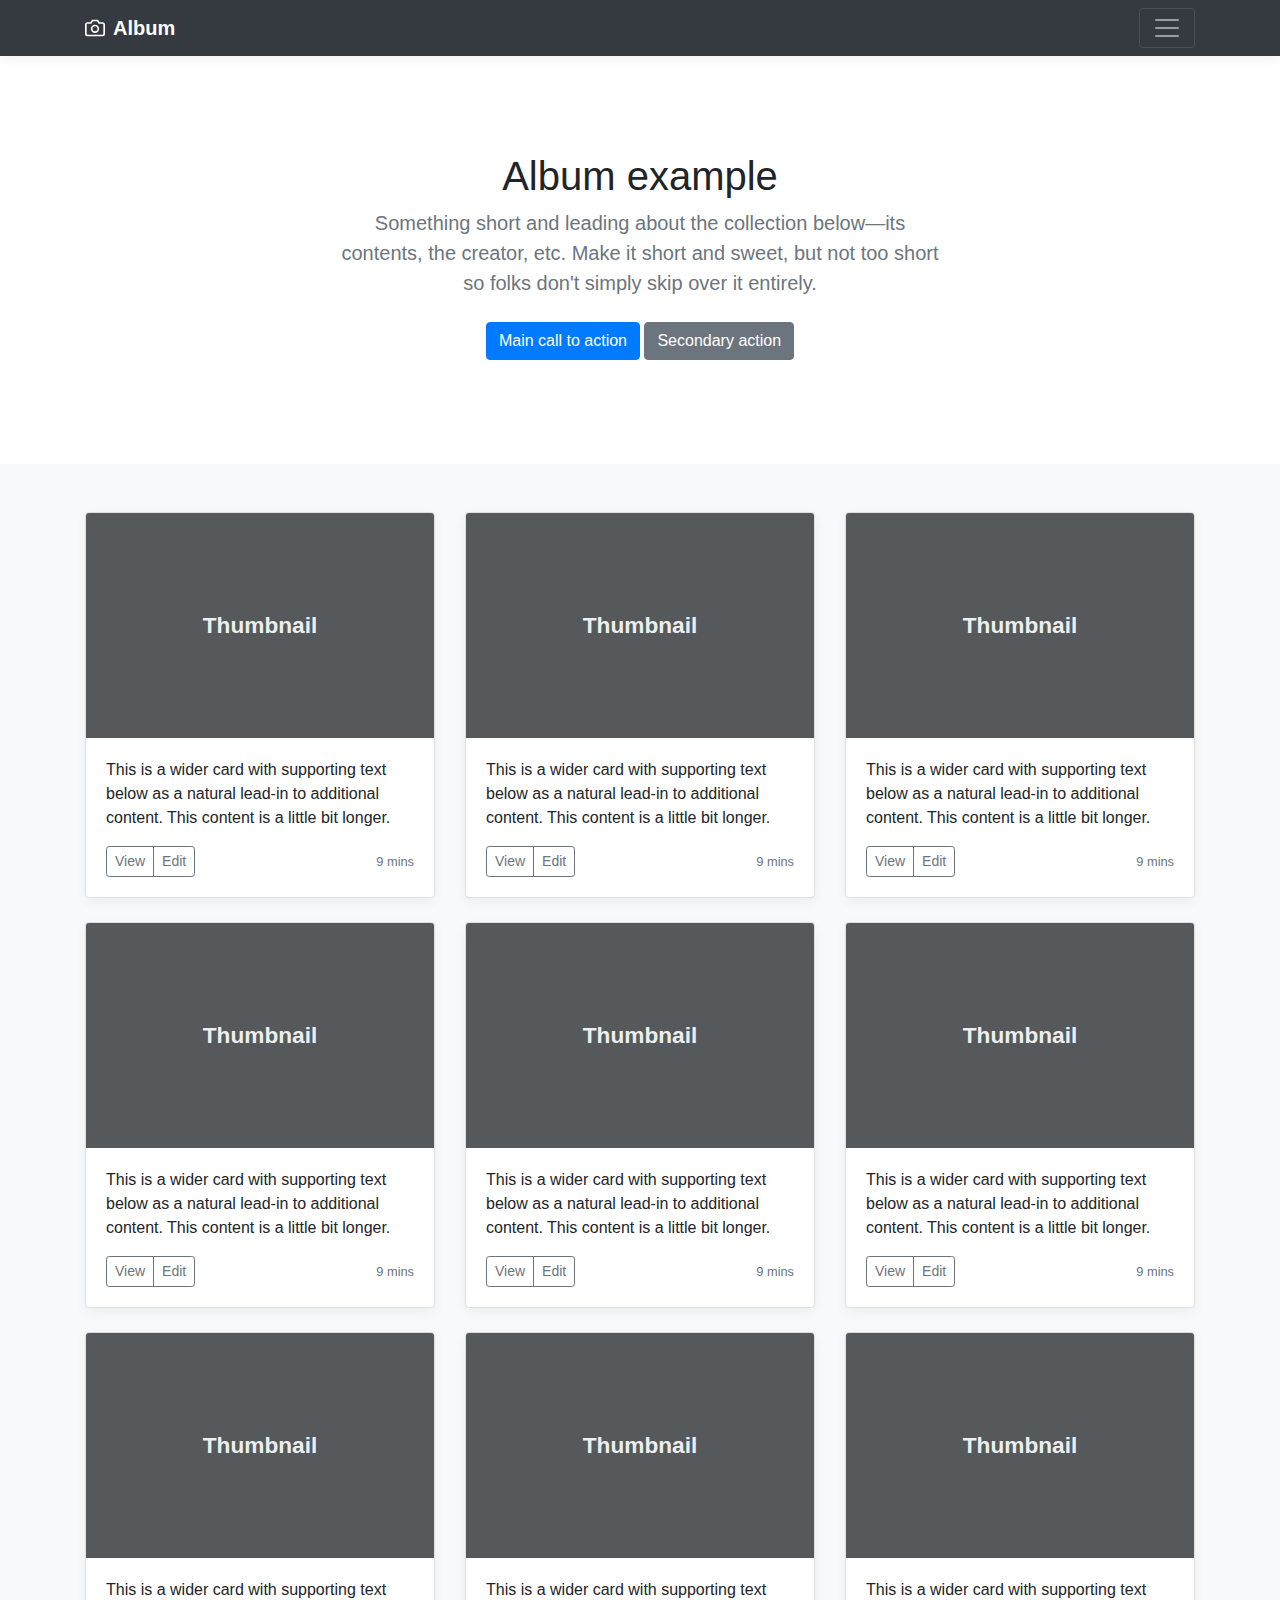
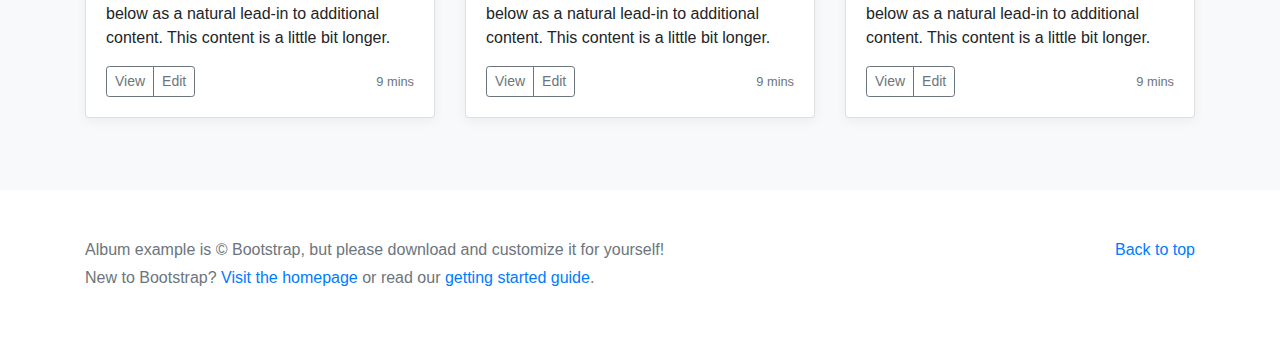
<file: css/bootstrap-4.1.1/docs/4.1/examples/album/index.html>
<!doctype html>
<html lang="en">
  <head>
    <meta charset="utf-8">
    <meta name="viewport" content="width=device-width, initial-scale=1, shrink-to-fit=no">
    <meta name="description" content="">
    <meta name="author" content="">
    <link rel="icon" href="../../../../favicon.ico">

    <title>Album example for Bootstrap</title>

    <!-- Bootstrap core CSS -->
    <link href="../../../../dist/css/bootstrap.min.css" rel="stylesheet">

    <!-- Custom styles for this template -->
    <link href="album.css" rel="stylesheet">
  </head>

  <body>

    <header>
      <div class="collapse bg-dark" id="navbarHeader">
        <div class="container">
          <div class="row">
            <div class="col-sm-8 col-md-7 py-4">
              <h4 class="text-white">About</h4>
              <p class="text-muted">Add some information about the album below, the author, or any other background context. Make it a few sentences long so folks can pick up some informative tidbits. Then, link them off to some social networking sites or contact information.</p>
            </div>
            <div class="col-sm-4 offset-md-1 py-4">
              <h4 class="text-white">Contact</h4>
              <ul class="list-unstyled">
                <li><a href="#" class="text-white">Follow on Twitter</a></li>
                <li><a href="#" class="text-white">Like on Facebook</a></li>
                <li><a href="#" class="text-white">Email me</a></li>
              </ul>
            </div>
          </div>
        </div>
      </div>
      <div class="navbar navbar-dark bg-dark box-shadow">
        <div class="container d-flex justify-content-between">
          <a href="#" class="navbar-brand d-flex align-items-center">
            <svg xmlns="http://www.w3.org/2000/svg" width="20" height="20" viewBox="0 0 24 24" fill="none" stroke="currentColor" stroke-width="2" stroke-linecap="round" stroke-linejoin="round" class="mr-2"><path d="M23 19a2 2 0 0 1-2 2H3a2 2 0 0 1-2-2V8a2 2 0 0 1 2-2h4l2-3h6l2 3h4a2 2 0 0 1 2 2z"></path><circle cx="12" cy="13" r="4"></circle></svg>
            <strong>Album</strong>
          </a>
          <button class="navbar-toggler" type="button" data-toggle="collapse" data-target="#navbarHeader" aria-controls="navbarHeader" aria-expanded="false" aria-label="Toggle navigation">
            <span class="navbar-toggler-icon"></span>
          </button>
        </div>
      </div>
    </header>

    <main role="main">

      <section class="jumbotron text-center">
        <div class="container">
          <h1 class="jumbotron-heading">Album example</h1>
          <p class="lead text-muted">Something short and leading about the collection below—its contents, the creator, etc. Make it short and sweet, but not too short so folks don't simply skip over it entirely.</p>
          <p>
            <a href="#" class="btn btn-primary my-2">Main call to action</a>
            <a href="#" class="btn btn-secondary my-2">Secondary action</a>
          </p>
        </div>
      </section>

      <div class="album py-5 bg-light">
        <div class="container">

          <div class="row">
            <div class="col-md-4">
              <div class="card mb-4 box-shadow">
                <img class="card-img-top" data-src="holder.js/100px225?theme=thumb&bg=55595c&fg=eceeef&text=Thumbnail" alt="Card image cap">
                <div class="card-body">
                  <p class="card-text">This is a wider card with supporting text below as a natural lead-in to additional content. This content is a little bit longer.</p>
                  <div class="d-flex justify-content-between align-items-center">
                    <div class="btn-group">
                      <button type="button" class="btn btn-sm btn-outline-secondary">View</button>
                      <button type="button" class="btn btn-sm btn-outline-secondary">Edit</button>
                    </div>
                    <small class="text-muted">9 mins</small>
                  </div>
                </div>
              </div>
            </div>
            <div class="col-md-4">
              <div class="card mb-4 box-shadow">
                <img class="card-img-top" data-src="holder.js/100px225?theme=thumb&bg=55595c&fg=eceeef&text=Thumbnail" alt="Card image cap">
                <div class="card-body">
                  <p class="card-text">This is a wider card with supporting text below as a natural lead-in to additional content. This content is a little bit longer.</p>
                  <div class="d-flex justify-content-between align-items-center">
                    <div class="btn-group">
                      <button type="button" class="btn btn-sm btn-outline-secondary">View</button>
                      <button type="button" class="btn btn-sm btn-outline-secondary">Edit</button>
                    </div>
                    <small class="text-muted">9 mins</small>
                  </div>
                </div>
              </div>
            </div>
            <div class="col-md-4">
              <div class="card mb-4 box-shadow">
                <img class="card-img-top" data-src="holder.js/100px225?theme=thumb&bg=55595c&fg=eceeef&text=Thumbnail" alt="Card image cap">
                <div class="card-body">
                  <p class="card-text">This is a wider card with supporting text below as a natural lead-in to additional content. This content is a little bit longer.</p>
                  <div class="d-flex justify-content-between align-items-center">
                    <div class="btn-group">
                      <button type="button" class="btn btn-sm btn-outline-secondary">View</button>
                      <button type="button" class="btn btn-sm btn-outline-secondary">Edit</button>
                    </div>
                    <small class="text-muted">9 mins</small>
                  </div>
                </div>
              </div>
            </div>

            <div class="col-md-4">
              <div class="card mb-4 box-shadow">
                <img class="card-img-top" data-src="holder.js/100px225?theme=thumb&bg=55595c&fg=eceeef&text=Thumbnail" alt="Card image cap">
                <div class="card-body">
                  <p class="card-text">This is a wider card with supporting text below as a natural lead-in to additional content. This content is a little bit longer.</p>
                  <div class="d-flex justify-content-between align-items-center">
                    <div class="btn-group">
                      <button type="button" class="btn btn-sm btn-outline-secondary">View</button>
                      <button type="button" class="btn btn-sm btn-outline-secondary">Edit</button>
                    </div>
                    <small class="text-muted">9 mins</small>
                  </div>
                </div>
              </div>
            </div>
            <div class="col-md-4">
              <div class="card mb-4 box-shadow">
                <img class="card-img-top" data-src="holder.js/100px225?theme=thumb&bg=55595c&fg=eceeef&text=Thumbnail" alt="Card image cap">
                <div class="card-body">
                  <p class="card-text">This is a wider card with supporting text below as a natural lead-in to additional content. This content is a little bit longer.</p>
                  <div class="d-flex justify-content-between align-items-center">
                    <div class="btn-group">
                      <button type="button" class="btn btn-sm btn-outline-secondary">View</button>
                      <button type="button" class="btn btn-sm btn-outline-secondary">Edit</button>
                    </div>
                    <small class="text-muted">9 mins</small>
                  </div>
                </div>
              </div>
            </div>
            <div class="col-md-4">
              <div class="card mb-4 box-shadow">
                <img class="card-img-top" data-src="holder.js/100px225?theme=thumb&bg=55595c&fg=eceeef&text=Thumbnail" alt="Card image cap">
                <div class="card-body">
                  <p class="card-text">This is a wider card with supporting text below as a natural lead-in to additional content. This content is a little bit longer.</p>
                  <div class="d-flex justify-content-between align-items-center">
                    <div class="btn-group">
                      <button type="button" class="btn btn-sm btn-outline-secondary">View</button>
                      <button type="button" class="btn btn-sm btn-outline-secondary">Edit</button>
                    </div>
                    <small class="text-muted">9 mins</small>
                  </div>
                </div>
              </div>
            </div>

            <div class="col-md-4">
              <div class="card mb-4 box-shadow">
                <img class="card-img-top" data-src="holder.js/100px225?theme=thumb&bg=55595c&fg=eceeef&text=Thumbnail" alt="Card image cap">
                <div class="card-body">
                  <p class="card-text">This is a wider card with supporting text below as a natural lead-in to additional content. This content is a little bit longer.</p>
                  <div class="d-flex justify-content-between align-items-center">
                    <div class="btn-group">
                      <button type="button" class="btn btn-sm btn-outline-secondary">View</button>
                      <button type="button" class="btn btn-sm btn-outline-secondary">Edit</button>
                    </div>
                    <small class="text-muted">9 mins</small>
                  </div>
                </div>
              </div>
            </div>
            <div class="col-md-4">
              <div class="card mb-4 box-shadow">
                <img class="card-img-top" data-src="holder.js/100px225?theme=thumb&bg=55595c&fg=eceeef&text=Thumbnail" alt="Card image cap">
                <div class="card-body">
                  <p class="card-text">This is a wider card with supporting text below as a natural lead-in to additional content. This content is a little bit longer.</p>
                  <div class="d-flex justify-content-between align-items-center">
                    <div class="btn-group">
                      <button type="button" class="btn btn-sm btn-outline-secondary">View</button>
                      <button type="button" class="btn btn-sm btn-outline-secondary">Edit</button>
                    </div>
                    <small class="text-muted">9 mins</small>
                  </div>
                </div>
              </div>
            </div>
            <div class="col-md-4">
              <div class="card mb-4 box-shadow">
                <img class="card-img-top" data-src="holder.js/100px225?theme=thumb&bg=55595c&fg=eceeef&text=Thumbnail" alt="Card image cap">
                <div class="card-body">
                  <p class="card-text">This is a wider card with supporting text below as a natural lead-in to additional content. This content is a little bit longer.</p>
                  <div class="d-flex justify-content-between align-items-center">
                    <div class="btn-group">
                      <button type="button" class="btn btn-sm btn-outline-secondary">View</button>
                      <button type="button" class="btn btn-sm btn-outline-secondary">Edit</button>
                    </div>
                    <small class="text-muted">9 mins</small>
                  </div>
                </div>
              </div>
            </div>
          </div>
        </div>
      </div>

    </main>

    <footer class="text-muted">
      <div class="container">
        <p class="float-right">
          <a href="#">Back to top</a>
        </p>
        <p>Album example is &copy; Bootstrap, but please download and customize it for yourself!</p>
        <p>New to Bootstrap? <a href="../../">Visit the homepage</a> or read our <a href="../../getting-started/">getting started guide</a>.</p>
      </div>
    </footer>

    <!-- Bootstrap core JavaScript
    ================================================== -->
    <!-- Placed at the end of the document so the pages load faster -->
    <script src="https://code.jquery.com/jquery-3.3.1.slim.min.js" integrity="sha384-q8i/X+965DzO0rT7abK41JStQIAqVgRVzpbzo5smXKp4YfRvH+8abtTE1Pi6jizo" crossorigin="anonymous"></script>
    <script>window.jQuery || document.write('<script src="../../../../assets/js/vendor/jquery-slim.min.js"><\/script>')</script>
    <script src="../../../../assets/js/vendor/popper.min.js"></script>
    <script src="../../../../dist/js/bootstrap.min.js"></script>
    <script src="../../../../assets/js/vendor/holder.min.js"></script>
  </body>
</html>
</file>
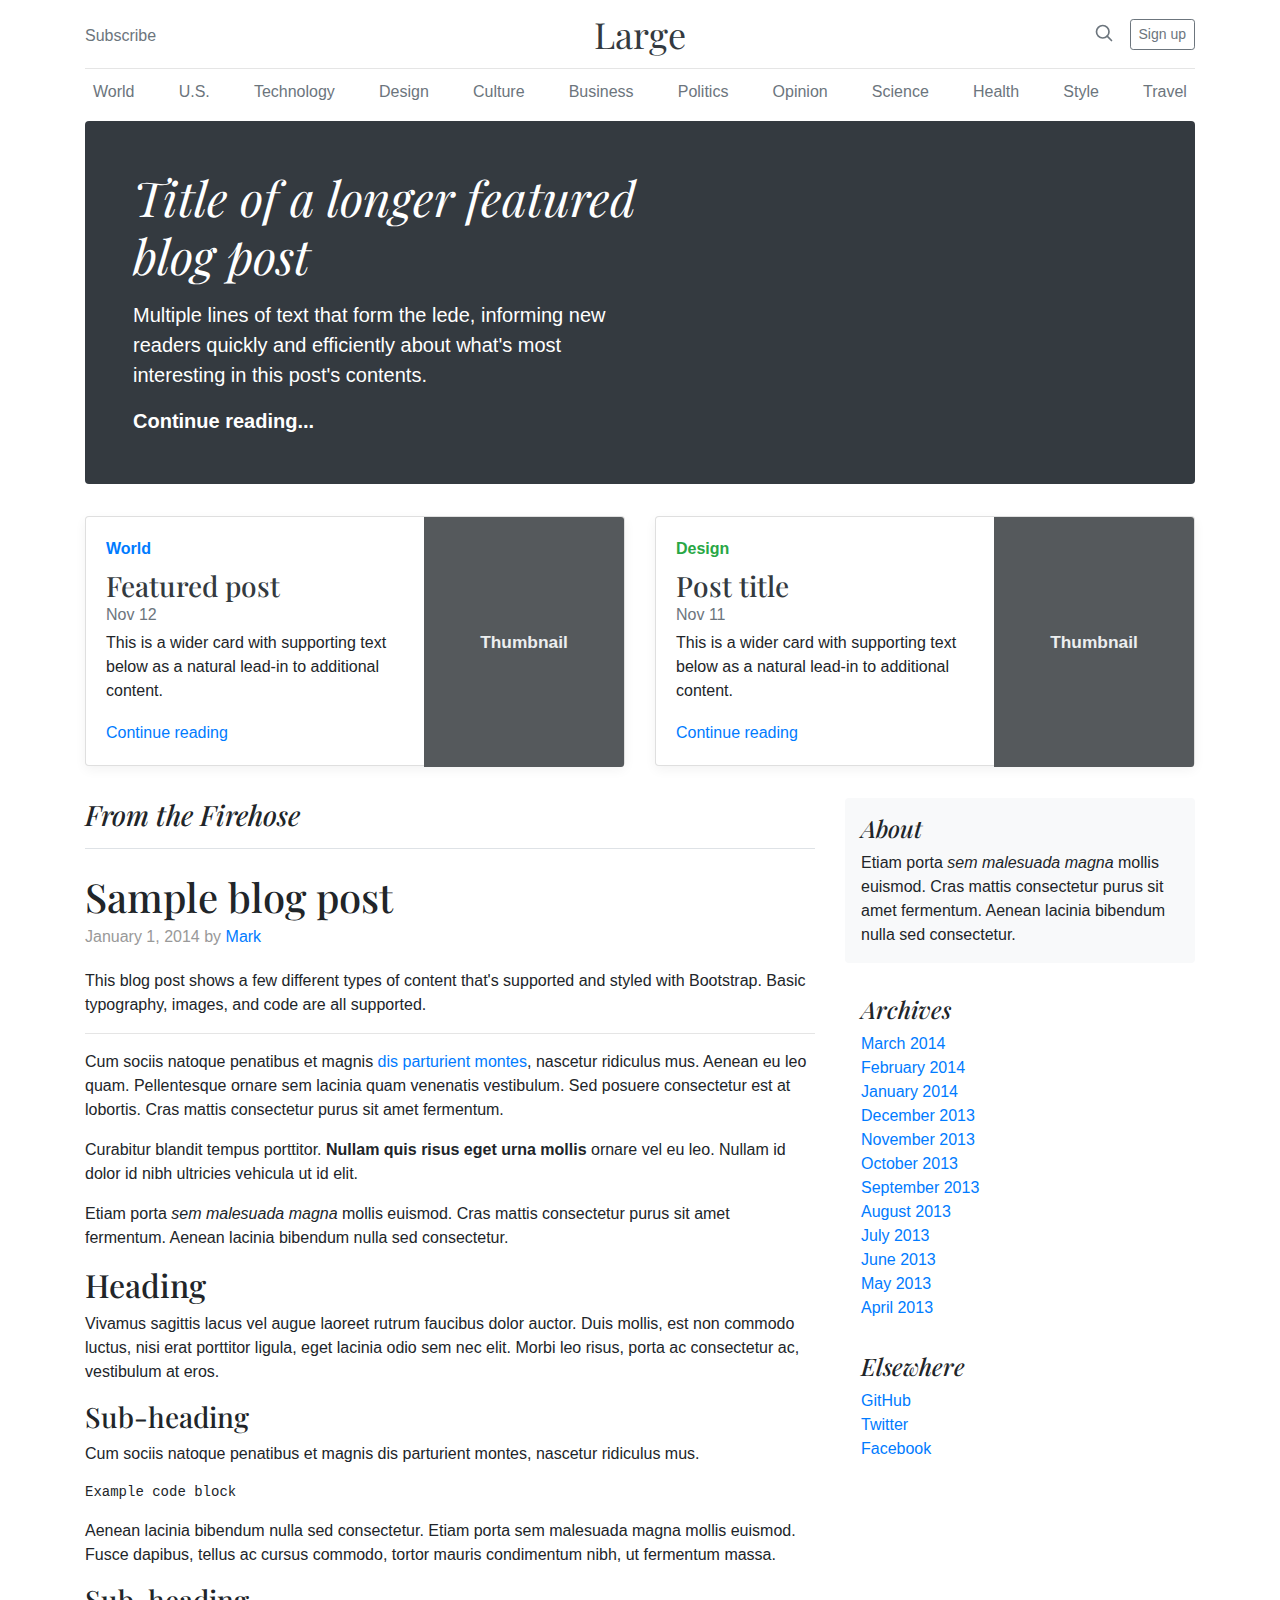
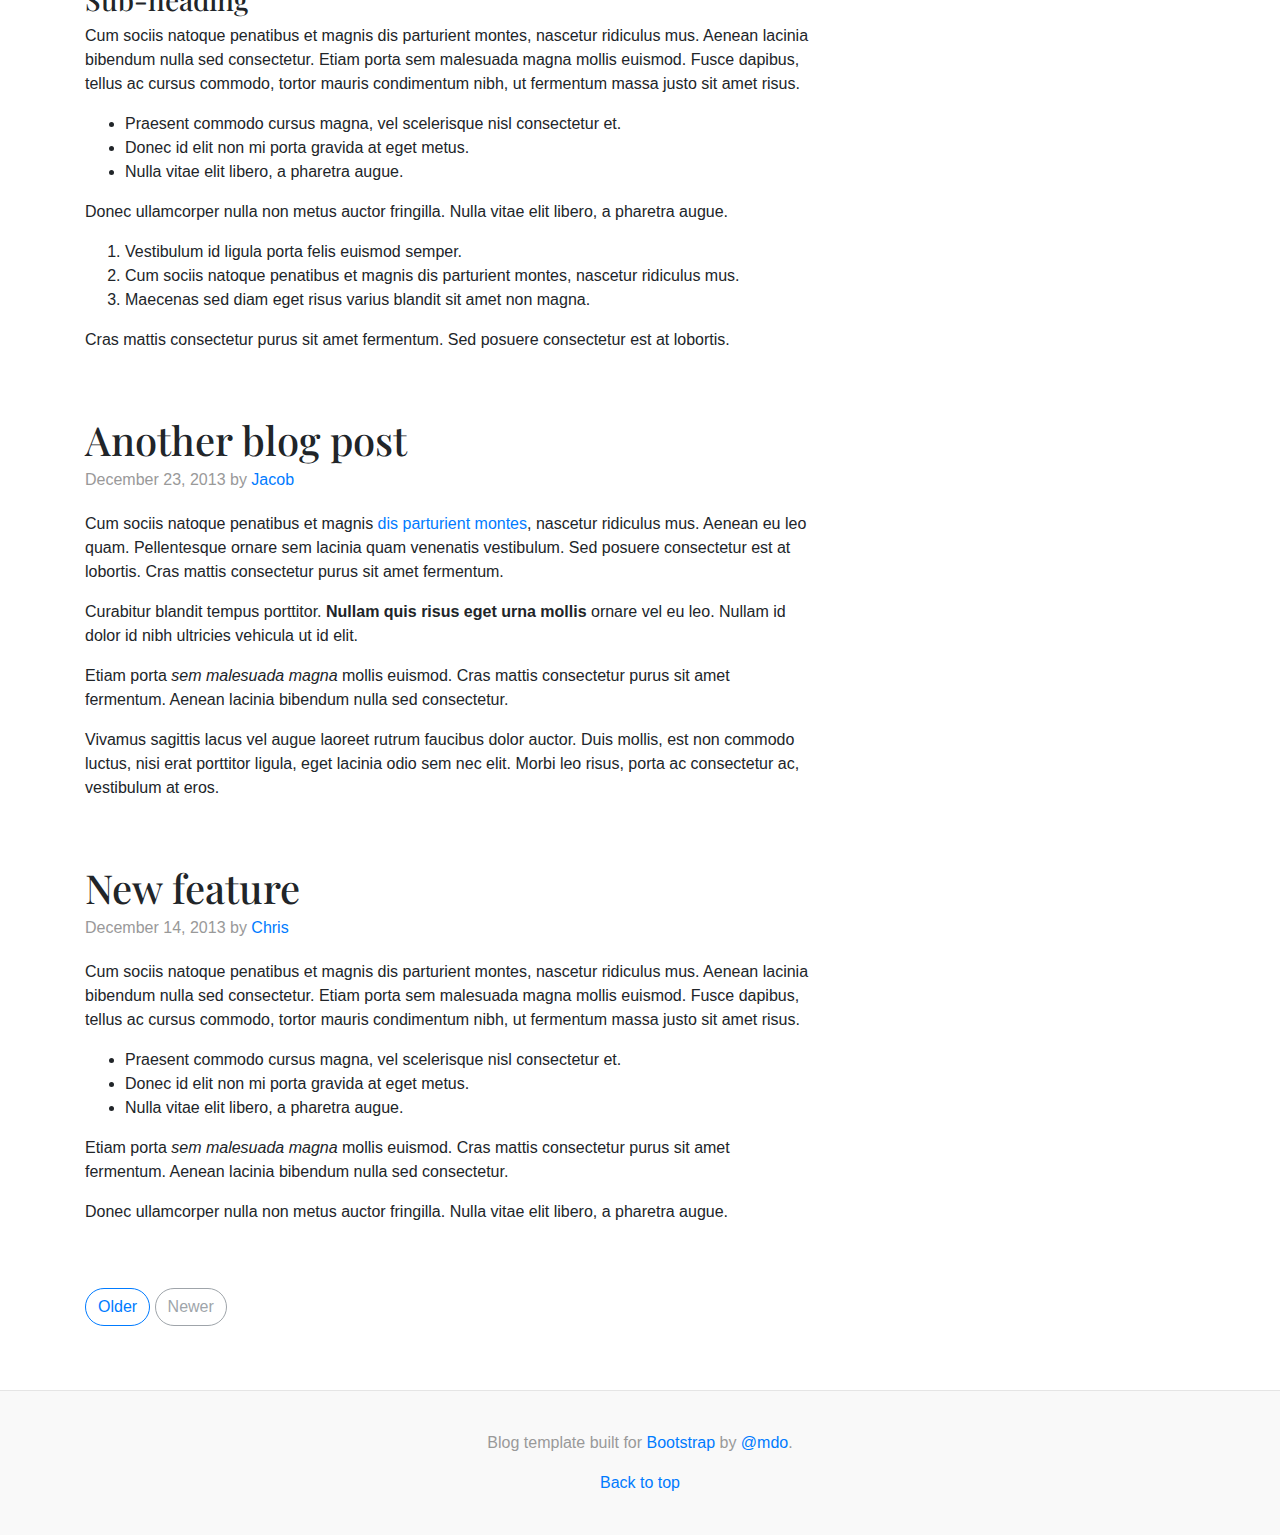
<file: css/bootstrap-4.1.1/docs/4.1/examples/blog/index.html>
<!doctype html>
<html lang="en">
  <head>
    <meta charset="utf-8">
    <meta name="viewport" content="width=device-width, initial-scale=1, shrink-to-fit=no">
    <meta name="description" content="">
    <meta name="author" content="">
    <link rel="icon" href="../../../../favicon.ico">

    <title>Blog Template for Bootstrap</title>

    <!-- Bootstrap core CSS -->
    <link href="../../../../dist/css/bootstrap.min.css" rel="stylesheet">

    <!-- Custom styles for this template -->
    <link href="https://fonts.googleapis.com/css?family=Playfair+Display:700,900" rel="stylesheet">
    <link href="blog.css" rel="stylesheet">
  </head>

  <body>

    <div class="container">
      <header class="blog-header py-3">
        <div class="row flex-nowrap justify-content-between align-items-center">
          <div class="col-4 pt-1">
            <a class="text-muted" href="#">Subscribe</a>
          </div>
          <div class="col-4 text-center">
            <a class="blog-header-logo text-dark" href="#">Large</a>
          </div>
          <div class="col-4 d-flex justify-content-end align-items-center">
            <a class="text-muted" href="#">
              <svg xmlns="http://www.w3.org/2000/svg" width="20" height="20" viewBox="0 0 24 24" fill="none" stroke="currentColor" stroke-width="2" stroke-linecap="round" stroke-linejoin="round" class="mx-3"><circle cx="10.5" cy="10.5" r="7.5"></circle><line x1="21" y1="21" x2="15.8" y2="15.8"></line></svg>
            </a>
            <a class="btn btn-sm btn-outline-secondary" href="#">Sign up</a>
          </div>
        </div>
      </header>

      <div class="nav-scroller py-1 mb-2">
        <nav class="nav d-flex justify-content-between">
          <a class="p-2 text-muted" href="#">World</a>
          <a class="p-2 text-muted" href="#">U.S.</a>
          <a class="p-2 text-muted" href="#">Technology</a>
          <a class="p-2 text-muted" href="#">Design</a>
          <a class="p-2 text-muted" href="#">Culture</a>
          <a class="p-2 text-muted" href="#">Business</a>
          <a class="p-2 text-muted" href="#">Politics</a>
          <a class="p-2 text-muted" href="#">Opinion</a>
          <a class="p-2 text-muted" href="#">Science</a>
          <a class="p-2 text-muted" href="#">Health</a>
          <a class="p-2 text-muted" href="#">Style</a>
          <a class="p-2 text-muted" href="#">Travel</a>
        </nav>
      </div>

      <div class="jumbotron p-3 p-md-5 text-white rounded bg-dark">
        <div class="col-md-6 px-0">
          <h1 class="display-4 font-italic">Title of a longer featured blog post</h1>
          <p class="lead my-3">Multiple lines of text that form the lede, informing new readers quickly and efficiently about what's most interesting in this post's contents.</p>
          <p class="lead mb-0"><a href="#" class="text-white font-weight-bold">Continue reading...</a></p>
        </div>
      </div>

      <div class="row mb-2">
        <div class="col-md-6">
          <div class="card flex-md-row mb-4 box-shadow h-md-250">
            <div class="card-body d-flex flex-column align-items-start">
              <strong class="d-inline-block mb-2 text-primary">World</strong>
              <h3 class="mb-0">
                <a class="text-dark" href="#">Featured post</a>
              </h3>
              <div class="mb-1 text-muted">Nov 12</div>
              <p class="card-text mb-auto">This is a wider card with supporting text below as a natural lead-in to additional content.</p>
              <a href="#">Continue reading</a>
            </div>
            <img class="card-img-right flex-auto d-none d-lg-block" data-src="holder.js/200x250?theme=thumb" alt="Card image cap">
          </div>
        </div>
        <div class="col-md-6">
          <div class="card flex-md-row mb-4 box-shadow h-md-250">
            <div class="card-body d-flex flex-column align-items-start">
              <strong class="d-inline-block mb-2 text-success">Design</strong>
              <h3 class="mb-0">
                <a class="text-dark" href="#">Post title</a>
              </h3>
              <div class="mb-1 text-muted">Nov 11</div>
              <p class="card-text mb-auto">This is a wider card with supporting text below as a natural lead-in to additional content.</p>
              <a href="#">Continue reading</a>
            </div>
            <img class="card-img-right flex-auto d-none d-lg-block" data-src="holder.js/200x250?theme=thumb" alt="Card image cap">
          </div>
        </div>
      </div>
    </div>

    <main role="main" class="container">
      <div class="row">
        <div class="col-md-8 blog-main">
          <h3 class="pb-3 mb-4 font-italic border-bottom">
            From the Firehose
          </h3>

          <div class="blog-post">
            <h2 class="blog-post-title">Sample blog post</h2>
            <p class="blog-post-meta">January 1, 2014 by <a href="#">Mark</a></p>

            <p>This blog post shows a few different types of content that's supported and styled with Bootstrap. Basic typography, images, and code are all supported.</p>
            <hr>
            <p>Cum sociis natoque penatibus et magnis <a href="#">dis parturient montes</a>, nascetur ridiculus mus. Aenean eu leo quam. Pellentesque ornare sem lacinia quam venenatis vestibulum. Sed posuere consectetur est at lobortis. Cras mattis consectetur purus sit amet fermentum.</p>
            <blockquote>
              <p>Curabitur blandit tempus porttitor. <strong>Nullam quis risus eget urna mollis</strong> ornare vel eu leo. Nullam id dolor id nibh ultricies vehicula ut id elit.</p>
            </blockquote>
            <p>Etiam porta <em>sem malesuada magna</em> mollis euismod. Cras mattis consectetur purus sit amet fermentum. Aenean lacinia bibendum nulla sed consectetur.</p>
            <h2>Heading</h2>
            <p>Vivamus sagittis lacus vel augue laoreet rutrum faucibus dolor auctor. Duis mollis, est non commodo luctus, nisi erat porttitor ligula, eget lacinia odio sem nec elit. Morbi leo risus, porta ac consectetur ac, vestibulum at eros.</p>
            <h3>Sub-heading</h3>
            <p>Cum sociis natoque penatibus et magnis dis parturient montes, nascetur ridiculus mus.</p>
            <pre><code>Example code block</code></pre>
            <p>Aenean lacinia bibendum nulla sed consectetur. Etiam porta sem malesuada magna mollis euismod. Fusce dapibus, tellus ac cursus commodo, tortor mauris condimentum nibh, ut fermentum massa.</p>
            <h3>Sub-heading</h3>
            <p>Cum sociis natoque penatibus et magnis dis parturient montes, nascetur ridiculus mus. Aenean lacinia bibendum nulla sed consectetur. Etiam porta sem malesuada magna mollis euismod. Fusce dapibus, tellus ac cursus commodo, tortor mauris condimentum nibh, ut fermentum massa justo sit amet risus.</p>
            <ul>
              <li>Praesent commodo cursus magna, vel scelerisque nisl consectetur et.</li>
              <li>Donec id elit non mi porta gravida at eget metus.</li>
              <li>Nulla vitae elit libero, a pharetra augue.</li>
            </ul>
            <p>Donec ullamcorper nulla non metus auctor fringilla. Nulla vitae elit libero, a pharetra augue.</p>
            <ol>
              <li>Vestibulum id ligula porta felis euismod semper.</li>
              <li>Cum sociis natoque penatibus et magnis dis parturient montes, nascetur ridiculus mus.</li>
              <li>Maecenas sed diam eget risus varius blandit sit amet non magna.</li>
            </ol>
            <p>Cras mattis consectetur purus sit amet fermentum. Sed posuere consectetur est at lobortis.</p>
          </div><!-- /.blog-post -->

          <div class="blog-post">
            <h2 class="blog-post-title">Another blog post</h2>
            <p class="blog-post-meta">December 23, 2013 by <a href="#">Jacob</a></p>

            <p>Cum sociis natoque penatibus et magnis <a href="#">dis parturient montes</a>, nascetur ridiculus mus. Aenean eu leo quam. Pellentesque ornare sem lacinia quam venenatis vestibulum. Sed posuere consectetur est at lobortis. Cras mattis consectetur purus sit amet fermentum.</p>
            <blockquote>
              <p>Curabitur blandit tempus porttitor. <strong>Nullam quis risus eget urna mollis</strong> ornare vel eu leo. Nullam id dolor id nibh ultricies vehicula ut id elit.</p>
            </blockquote>
            <p>Etiam porta <em>sem malesuada magna</em> mollis euismod. Cras mattis consectetur purus sit amet fermentum. Aenean lacinia bibendum nulla sed consectetur.</p>
            <p>Vivamus sagittis lacus vel augue laoreet rutrum faucibus dolor auctor. Duis mollis, est non commodo luctus, nisi erat porttitor ligula, eget lacinia odio sem nec elit. Morbi leo risus, porta ac consectetur ac, vestibulum at eros.</p>
          </div><!-- /.blog-post -->

          <div class="blog-post">
            <h2 class="blog-post-title">New feature</h2>
            <p class="blog-post-meta">December 14, 2013 by <a href="#">Chris</a></p>

            <p>Cum sociis natoque penatibus et magnis dis parturient montes, nascetur ridiculus mus. Aenean lacinia bibendum nulla sed consectetur. Etiam porta sem malesuada magna mollis euismod. Fusce dapibus, tellus ac cursus commodo, tortor mauris condimentum nibh, ut fermentum massa justo sit amet risus.</p>
            <ul>
              <li>Praesent commodo cursus magna, vel scelerisque nisl consectetur et.</li>
              <li>Donec id elit non mi porta gravida at eget metus.</li>
              <li>Nulla vitae elit libero, a pharetra augue.</li>
            </ul>
            <p>Etiam porta <em>sem malesuada magna</em> mollis euismod. Cras mattis consectetur purus sit amet fermentum. Aenean lacinia bibendum nulla sed consectetur.</p>
            <p>Donec ullamcorper nulla non metus auctor fringilla. Nulla vitae elit libero, a pharetra augue.</p>
          </div><!-- /.blog-post -->

          <nav class="blog-pagination">
            <a class="btn btn-outline-primary" href="#">Older</a>
            <a class="btn btn-outline-secondary disabled" href="#">Newer</a>
          </nav>

        </div><!-- /.blog-main -->

        <aside class="col-md-4 blog-sidebar">
          <div class="p-3 mb-3 bg-light rounded">
            <h4 class="font-italic">About</h4>
            <p class="mb-0">Etiam porta <em>sem malesuada magna</em> mollis euismod. Cras mattis consectetur purus sit amet fermentum. Aenean lacinia bibendum nulla sed consectetur.</p>
          </div>

          <div class="p-3">
            <h4 class="font-italic">Archives</h4>
            <ol class="list-unstyled mb-0">
              <li><a href="#">March 2014</a></li>
              <li><a href="#">February 2014</a></li>
              <li><a href="#">January 2014</a></li>
              <li><a href="#">December 2013</a></li>
              <li><a href="#">November 2013</a></li>
              <li><a href="#">October 2013</a></li>
              <li><a href="#">September 2013</a></li>
              <li><a href="#">August 2013</a></li>
              <li><a href="#">July 2013</a></li>
              <li><a href="#">June 2013</a></li>
              <li><a href="#">May 2013</a></li>
              <li><a href="#">April 2013</a></li>
            </ol>
          </div>

          <div class="p-3">
            <h4 class="font-italic">Elsewhere</h4>
            <ol class="list-unstyled">
              <li><a href="#">GitHub</a></li>
              <li><a href="#">Twitter</a></li>
              <li><a href="#">Facebook</a></li>
            </ol>
          </div>
        </aside><!-- /.blog-sidebar -->

      </div><!-- /.row -->

    </main><!-- /.container -->

    <footer class="blog-footer">
      <p>Blog template built for <a href="https://getbootstrap.com/">Bootstrap</a> by <a href="https://twitter.com/mdo">@mdo</a>.</p>
      <p>
        <a href="#">Back to top</a>
      </p>
    </footer>

    <!-- Bootstrap core JavaScript
    ================================================== -->
    <!-- Placed at the end of the document so the pages load faster -->
    <script src="https://code.jquery.com/jquery-3.3.1.slim.min.js" integrity="sha384-q8i/X+965DzO0rT7abK41JStQIAqVgRVzpbzo5smXKp4YfRvH+8abtTE1Pi6jizo" crossorigin="anonymous"></script>
    <script>window.jQuery || document.write('<script src="../../../../assets/js/vendor/jquery-slim.min.js"><\/script>')</script>
    <script src="../../../../assets/js/vendor/popper.min.js"></script>
    <script src="../../../../dist/js/bootstrap.min.js"></script>
    <script src="../../../../assets/js/vendor/holder.min.js"></script>
    <script>
      Holder.addTheme('thumb', {
        bg: '#55595c',
        fg: '#eceeef',
        text: 'Thumbnail'
      });
    </script>
  </body>
</html>
</file>
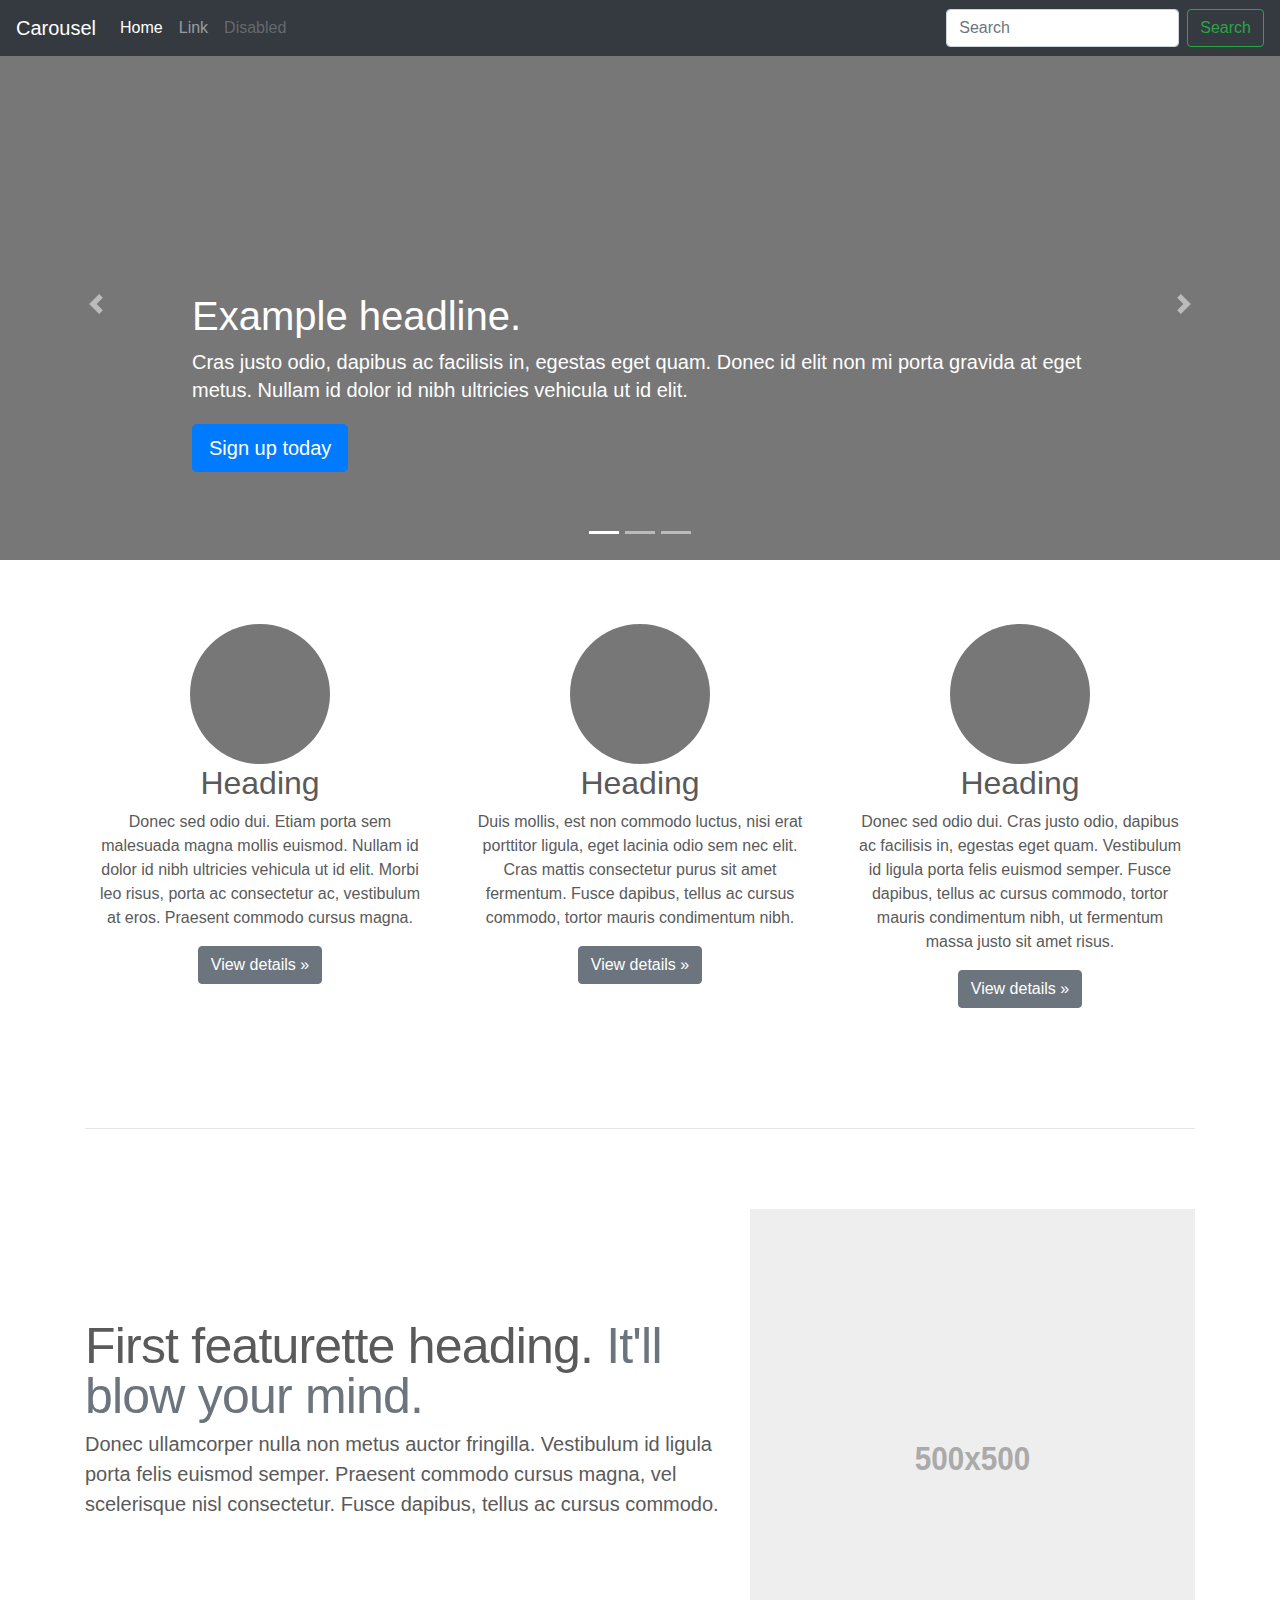
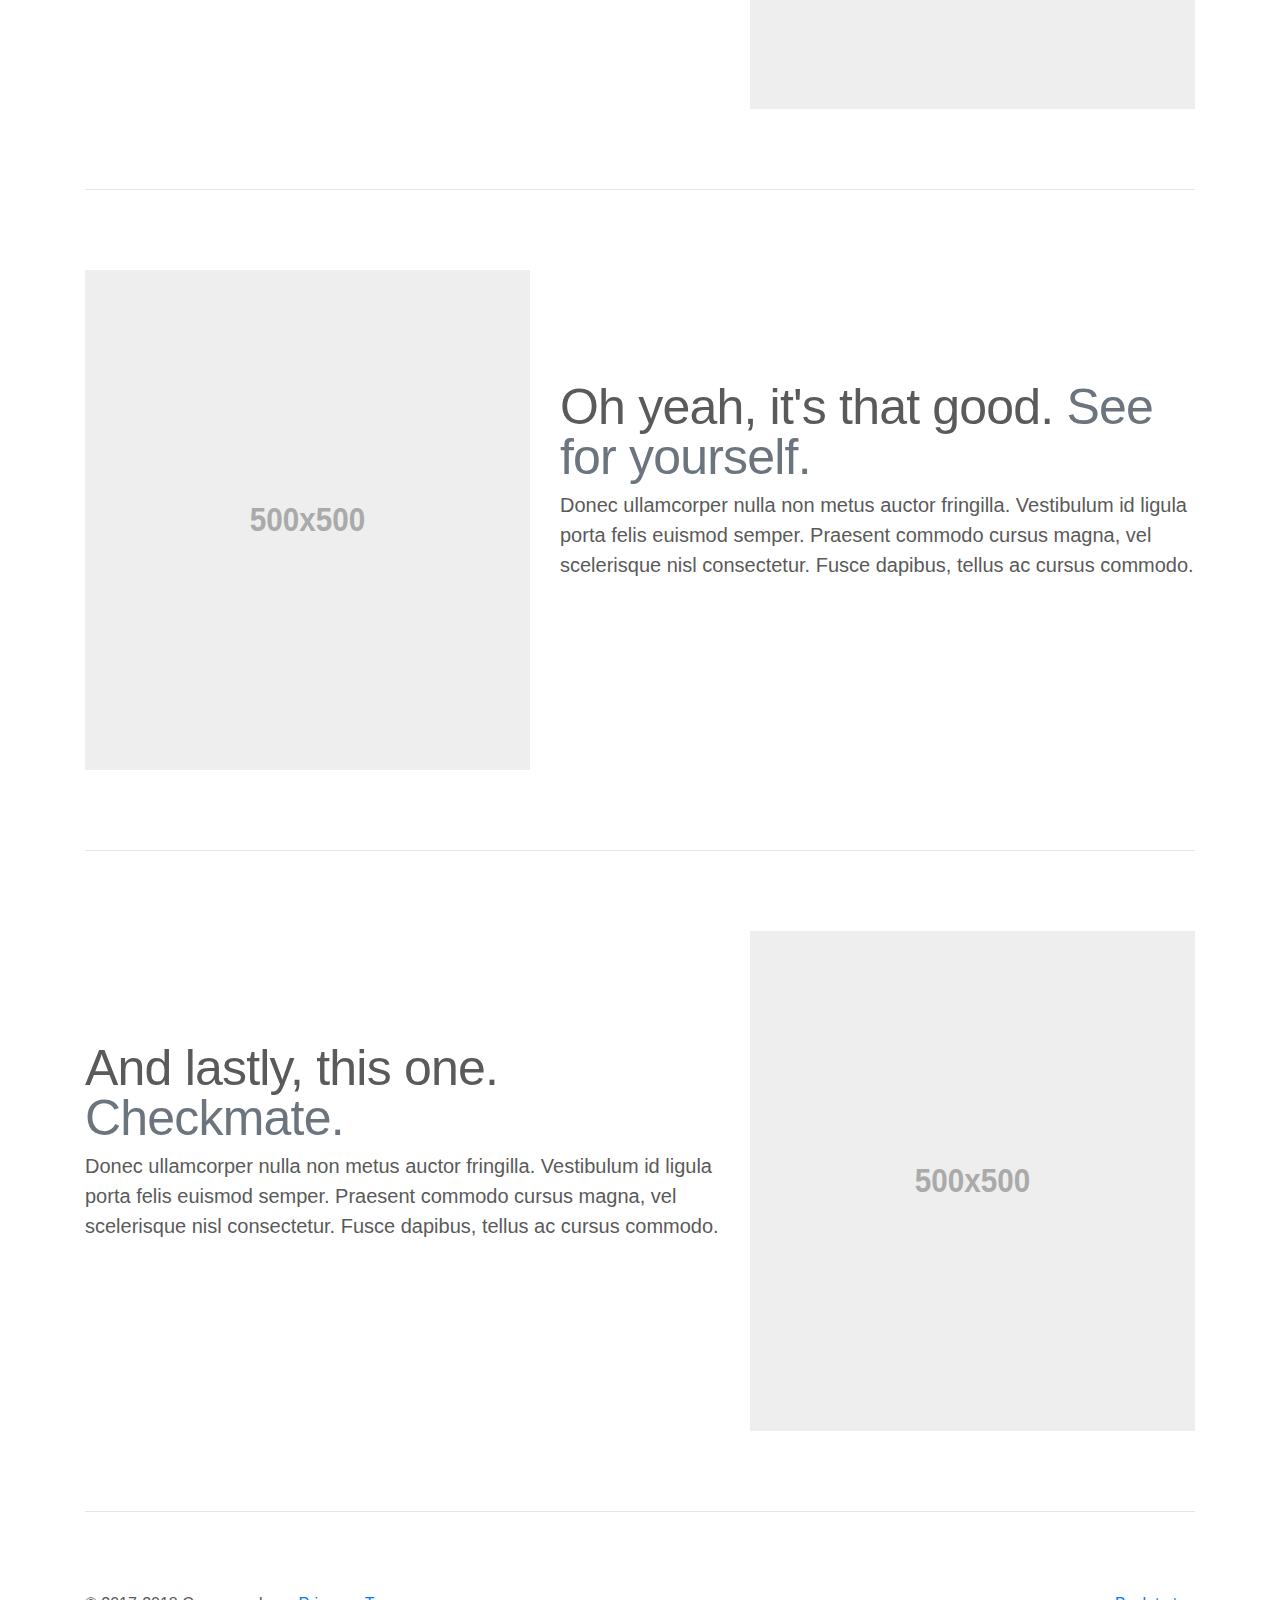
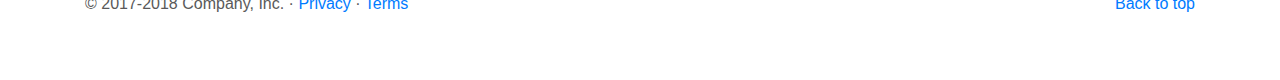
<file: css/bootstrap-4.1.1/docs/4.1/examples/carousel/index.html>
<!doctype html>
<html lang="en">
  <head>
    <meta charset="utf-8">
    <meta name="viewport" content="width=device-width, initial-scale=1, shrink-to-fit=no">
    <meta name="description" content="">
    <meta name="author" content="">
    <link rel="icon" href="../../../../favicon.ico">

    <title>Carousel Template for Bootstrap</title>

    <!-- Bootstrap core CSS -->
    <link href="../../../../dist/css/bootstrap.min.css" rel="stylesheet">

    <!-- Custom styles for this template -->
    <link href="carousel.css" rel="stylesheet">
  </head>
  <body>

    <header>
      <nav class="navbar navbar-expand-md navbar-dark fixed-top bg-dark">
        <a class="navbar-brand" href="#">Carousel</a>
        <button class="navbar-toggler" type="button" data-toggle="collapse" data-target="#navbarCollapse" aria-controls="navbarCollapse" aria-expanded="false" aria-label="Toggle navigation">
          <span class="navbar-toggler-icon"></span>
        </button>
        <div class="collapse navbar-collapse" id="navbarCollapse">
          <ul class="navbar-nav mr-auto">
            <li class="nav-item active">
              <a class="nav-link" href="#">Home <span class="sr-only">(current)</span></a>
            </li>
            <li class="nav-item">
              <a class="nav-link" href="#">Link</a>
            </li>
            <li class="nav-item">
              <a class="nav-link disabled" href="#">Disabled</a>
            </li>
          </ul>
          <form class="form-inline mt-2 mt-md-0">
            <input class="form-control mr-sm-2" type="text" placeholder="Search" aria-label="Search">
            <button class="btn btn-outline-success my-2 my-sm-0" type="submit">Search</button>
          </form>
        </div>
      </nav>
    </header>

    <main role="main">

      <div id="myCarousel" class="carousel slide" data-ride="carousel">
        <ol class="carousel-indicators">
          <li data-target="#myCarousel" data-slide-to="0" class="active"></li>
          <li data-target="#myCarousel" data-slide-to="1"></li>
          <li data-target="#myCarousel" data-slide-to="2"></li>
        </ol>
        <div class="carousel-inner">
          <div class="carousel-item active">
            <img class="first-slide" src="[data-uri]" alt="First slide">
            <div class="container">
              <div class="carousel-caption text-left">
                <h1>Example headline.</h1>
                <p>Cras justo odio, dapibus ac facilisis in, egestas eget quam. Donec id elit non mi porta gravida at eget metus. Nullam id dolor id nibh ultricies vehicula ut id elit.</p>
                <p><a class="btn btn-lg btn-primary" href="#" role="button">Sign up today</a></p>
              </div>
            </div>
          </div>
          <div class="carousel-item">
            <img class="second-slide" src="[data-uri]" alt="Second slide">
            <div class="container">
              <div class="carousel-caption">
                <h1>Another example headline.</h1>
                <p>Cras justo odio, dapibus ac facilisis in, egestas eget quam. Donec id elit non mi porta gravida at eget metus. Nullam id dolor id nibh ultricies vehicula ut id elit.</p>
                <p><a class="btn btn-lg btn-primary" href="#" role="button">Learn more</a></p>
              </div>
            </div>
          </div>
          <div class="carousel-item">
            <img class="third-slide" src="[data-uri]" alt="Third slide">
            <div class="container">
              <div class="carousel-caption text-right">
                <h1>One more for good measure.</h1>
                <p>Cras justo odio, dapibus ac facilisis in, egestas eget quam. Donec id elit non mi porta gravida at eget metus. Nullam id dolor id nibh ultricies vehicula ut id elit.</p>
                <p><a class="btn btn-lg btn-primary" href="#" role="button">Browse gallery</a></p>
              </div>
            </div>
          </div>
        </div>
        <a class="carousel-control-prev" href="#myCarousel" role="button" data-slide="prev">
          <span class="carousel-control-prev-icon" aria-hidden="true"></span>
          <span class="sr-only">Previous</span>
        </a>
        <a class="carousel-control-next" href="#myCarousel" role="button" data-slide="next">
          <span class="carousel-control-next-icon" aria-hidden="true"></span>
          <span class="sr-only">Next</span>
        </a>
      </div>


      <!-- Marketing messaging and featurettes
      ================================================== -->
      <!-- Wrap the rest of the page in another container to center all the content. -->

      <div class="container marketing">

        <!-- Three columns of text below the carousel -->
        <div class="row">
          <div class="col-lg-4">
            <img class="rounded-circle" src="[data-uri]" alt="Generic placeholder image" width="140" height="140">
            <h2>Heading</h2>
            <p>Donec sed odio dui. Etiam porta sem malesuada magna mollis euismod. Nullam id dolor id nibh ultricies vehicula ut id elit. Morbi leo risus, porta ac consectetur ac, vestibulum at eros. Praesent commodo cursus magna.</p>
            <p><a class="btn btn-secondary" href="#" role="button">View details &raquo;</a></p>
          </div><!-- /.col-lg-4 -->
          <div class="col-lg-4">
            <img class="rounded-circle" src="[data-uri]" alt="Generic placeholder image" width="140" height="140">
            <h2>Heading</h2>
            <p>Duis mollis, est non commodo luctus, nisi erat porttitor ligula, eget lacinia odio sem nec elit. Cras mattis consectetur purus sit amet fermentum. Fusce dapibus, tellus ac cursus commodo, tortor mauris condimentum nibh.</p>
            <p><a class="btn btn-secondary" href="#" role="button">View details &raquo;</a></p>
          </div><!-- /.col-lg-4 -->
          <div class="col-lg-4">
            <img class="rounded-circle" src="[data-uri]" alt="Generic placeholder image" width="140" height="140">
            <h2>Heading</h2>
            <p>Donec sed odio dui. Cras justo odio, dapibus ac facilisis in, egestas eget quam. Vestibulum id ligula porta felis euismod semper. Fusce dapibus, tellus ac cursus commodo, tortor mauris condimentum nibh, ut fermentum massa justo sit amet risus.</p>
            <p><a class="btn btn-secondary" href="#" role="button">View details &raquo;</a></p>
          </div><!-- /.col-lg-4 -->
        </div><!-- /.row -->


        <!-- START THE FEATURETTES -->

        <hr class="featurette-divider">

        <div class="row featurette">
          <div class="col-md-7">
            <h2 class="featurette-heading">First featurette heading. <span class="text-muted">It'll blow your mind.</span></h2>
            <p class="lead">Donec ullamcorper nulla non metus auctor fringilla. Vestibulum id ligula porta felis euismod semper. Praesent commodo cursus magna, vel scelerisque nisl consectetur. Fusce dapibus, tellus ac cursus commodo.</p>
          </div>
          <div class="col-md-5">
            <img class="featurette-image img-fluid mx-auto" data-src="holder.js/500x500/auto" alt="Generic placeholder image">
          </div>
        </div>

        <hr class="featurette-divider">

        <div class="row featurette">
          <div class="col-md-7 order-md-2">
            <h2 class="featurette-heading">Oh yeah, it's that good. <span class="text-muted">See for yourself.</span></h2>
            <p class="lead">Donec ullamcorper nulla non metus auctor fringilla. Vestibulum id ligula porta felis euismod semper. Praesent commodo cursus magna, vel scelerisque nisl consectetur. Fusce dapibus, tellus ac cursus commodo.</p>
          </div>
          <div class="col-md-5 order-md-1">
            <img class="featurette-image img-fluid mx-auto" data-src="holder.js/500x500/auto" alt="Generic placeholder image">
          </div>
        </div>

        <hr class="featurette-divider">

        <div class="row featurette">
          <div class="col-md-7">
            <h2 class="featurette-heading">And lastly, this one. <span class="text-muted">Checkmate.</span></h2>
            <p class="lead">Donec ullamcorper nulla non metus auctor fringilla. Vestibulum id ligula porta felis euismod semper. Praesent commodo cursus magna, vel scelerisque nisl consectetur. Fusce dapibus, tellus ac cursus commodo.</p>
          </div>
          <div class="col-md-5">
            <img class="featurette-image img-fluid mx-auto" data-src="holder.js/500x500/auto" alt="Generic placeholder image">
          </div>
        </div>

        <hr class="featurette-divider">

        <!-- /END THE FEATURETTES -->

      </div><!-- /.container -->


      <!-- FOOTER -->
      <footer class="container">
        <p class="float-right"><a href="#">Back to top</a></p>
        <p>&copy; 2017-2018 Company, Inc. &middot; <a href="#">Privacy</a> &middot; <a href="#">Terms</a></p>
      </footer>
    </main>

    <!-- Bootstrap core JavaScript
    ================================================== -->
    <!-- Placed at the end of the document so the pages load faster -->
    <script src="https://code.jquery.com/jquery-3.3.1.slim.min.js" integrity="sha384-q8i/X+965DzO0rT7abK41JStQIAqVgRVzpbzo5smXKp4YfRvH+8abtTE1Pi6jizo" crossorigin="anonymous"></script>
    <script>window.jQuery || document.write('<script src="../../../../assets/js/vendor/jquery-slim.min.js"><\/script>')</script>
    <script src="../../../../assets/js/vendor/popper.min.js"></script>
    <script src="../../../../dist/js/bootstrap.min.js"></script>
    <!-- Just to make our placeholder images work. Don't actually copy the next line! -->
    <script src="../../../../assets/js/vendor/holder.min.js"></script>
  </body>
</html>
</file>
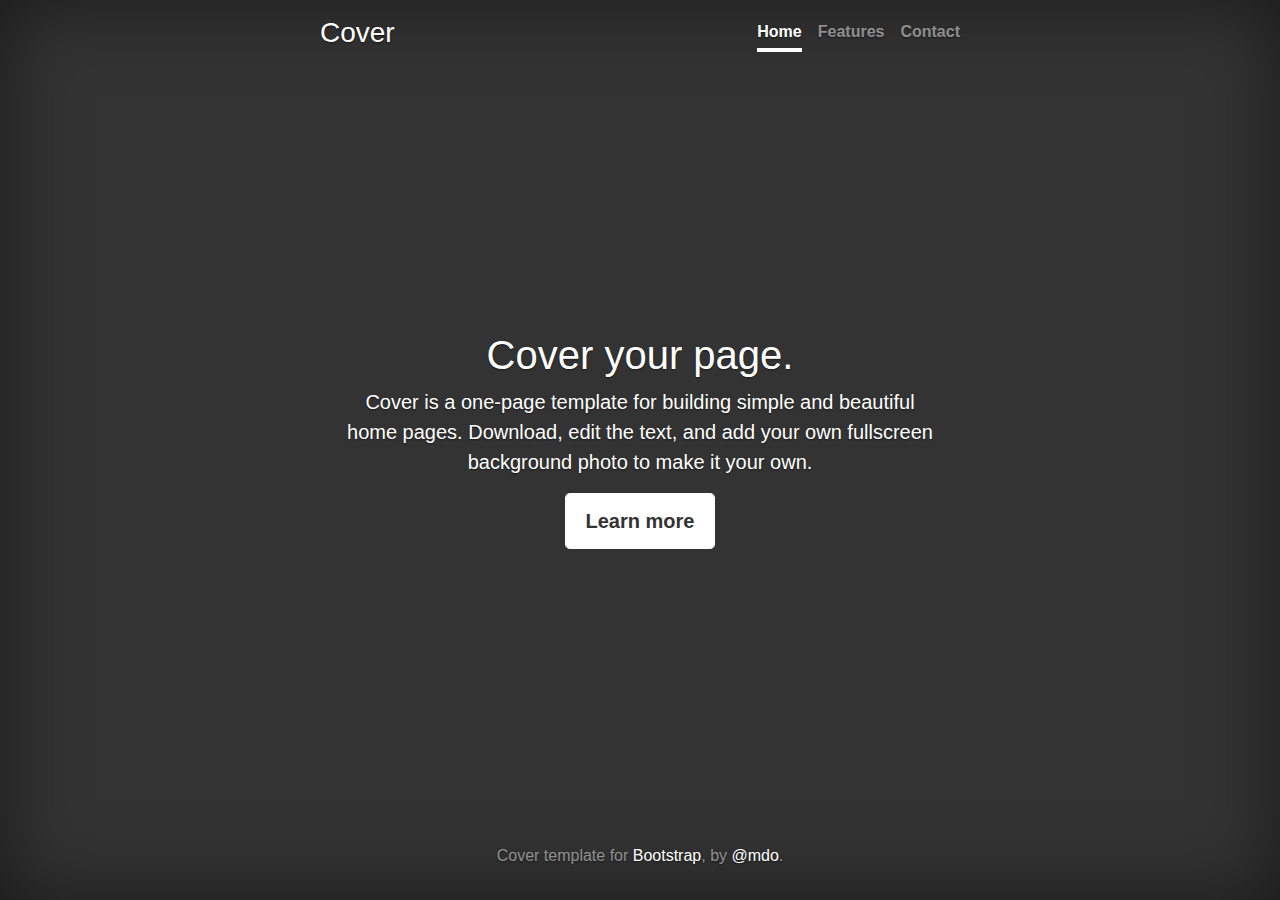
<file: css/bootstrap-4.1.1/docs/4.1/examples/cover/index.html>
<!doctype html>
<html lang="en">
  <head>
    <meta charset="utf-8">
    <meta name="viewport" content="width=device-width, initial-scale=1, shrink-to-fit=no">
    <meta name="description" content="">
    <meta name="author" content="">
    <link rel="icon" href="../../../../favicon.ico">

    <title>Cover Template for Bootstrap</title>

    <!-- Bootstrap core CSS -->
    <link href="../../../../dist/css/bootstrap.min.css" rel="stylesheet">

    <!-- Custom styles for this template -->
    <link href="cover.css" rel="stylesheet">
  </head>

  <body class="text-center">

    <div class="cover-container d-flex w-100 h-100 p-3 mx-auto flex-column">
      <header class="masthead mb-auto">
        <div class="inner">
          <h3 class="masthead-brand">Cover</h3>
          <nav class="nav nav-masthead justify-content-center">
            <a class="nav-link active" href="#">Home</a>
            <a class="nav-link" href="#">Features</a>
            <a class="nav-link" href="#">Contact</a>
          </nav>
        </div>
      </header>

      <main role="main" class="inner cover">
        <h1 class="cover-heading">Cover your page.</h1>
        <p class="lead">Cover is a one-page template for building simple and beautiful home pages. Download, edit the text, and add your own fullscreen background photo to make it your own.</p>
        <p class="lead">
          <a href="#" class="btn btn-lg btn-secondary">Learn more</a>
        </p>
      </main>

      <footer class="mastfoot mt-auto">
        <div class="inner">
          <p>Cover template for <a href="https://getbootstrap.com/">Bootstrap</a>, by <a href="https://twitter.com/mdo">@mdo</a>.</p>
        </div>
      </footer>
    </div>


    <!-- Bootstrap core JavaScript
    ================================================== -->
    <!-- Placed at the end of the document so the pages load faster -->
    <script src="https://code.jquery.com/jquery-3.3.1.slim.min.js" integrity="sha384-q8i/X+965DzO0rT7abK41JStQIAqVgRVzpbzo5smXKp4YfRvH+8abtTE1Pi6jizo" crossorigin="anonymous"></script>
    <script>window.jQuery || document.write('<script src="../../../../assets/js/vendor/jquery-slim.min.js"><\/script>')</script>
    <script src="../../../../assets/js/vendor/popper.min.js"></script>
    <script src="../../../../dist/js/bootstrap.min.js"></script>
  </body>
</html>
</file>
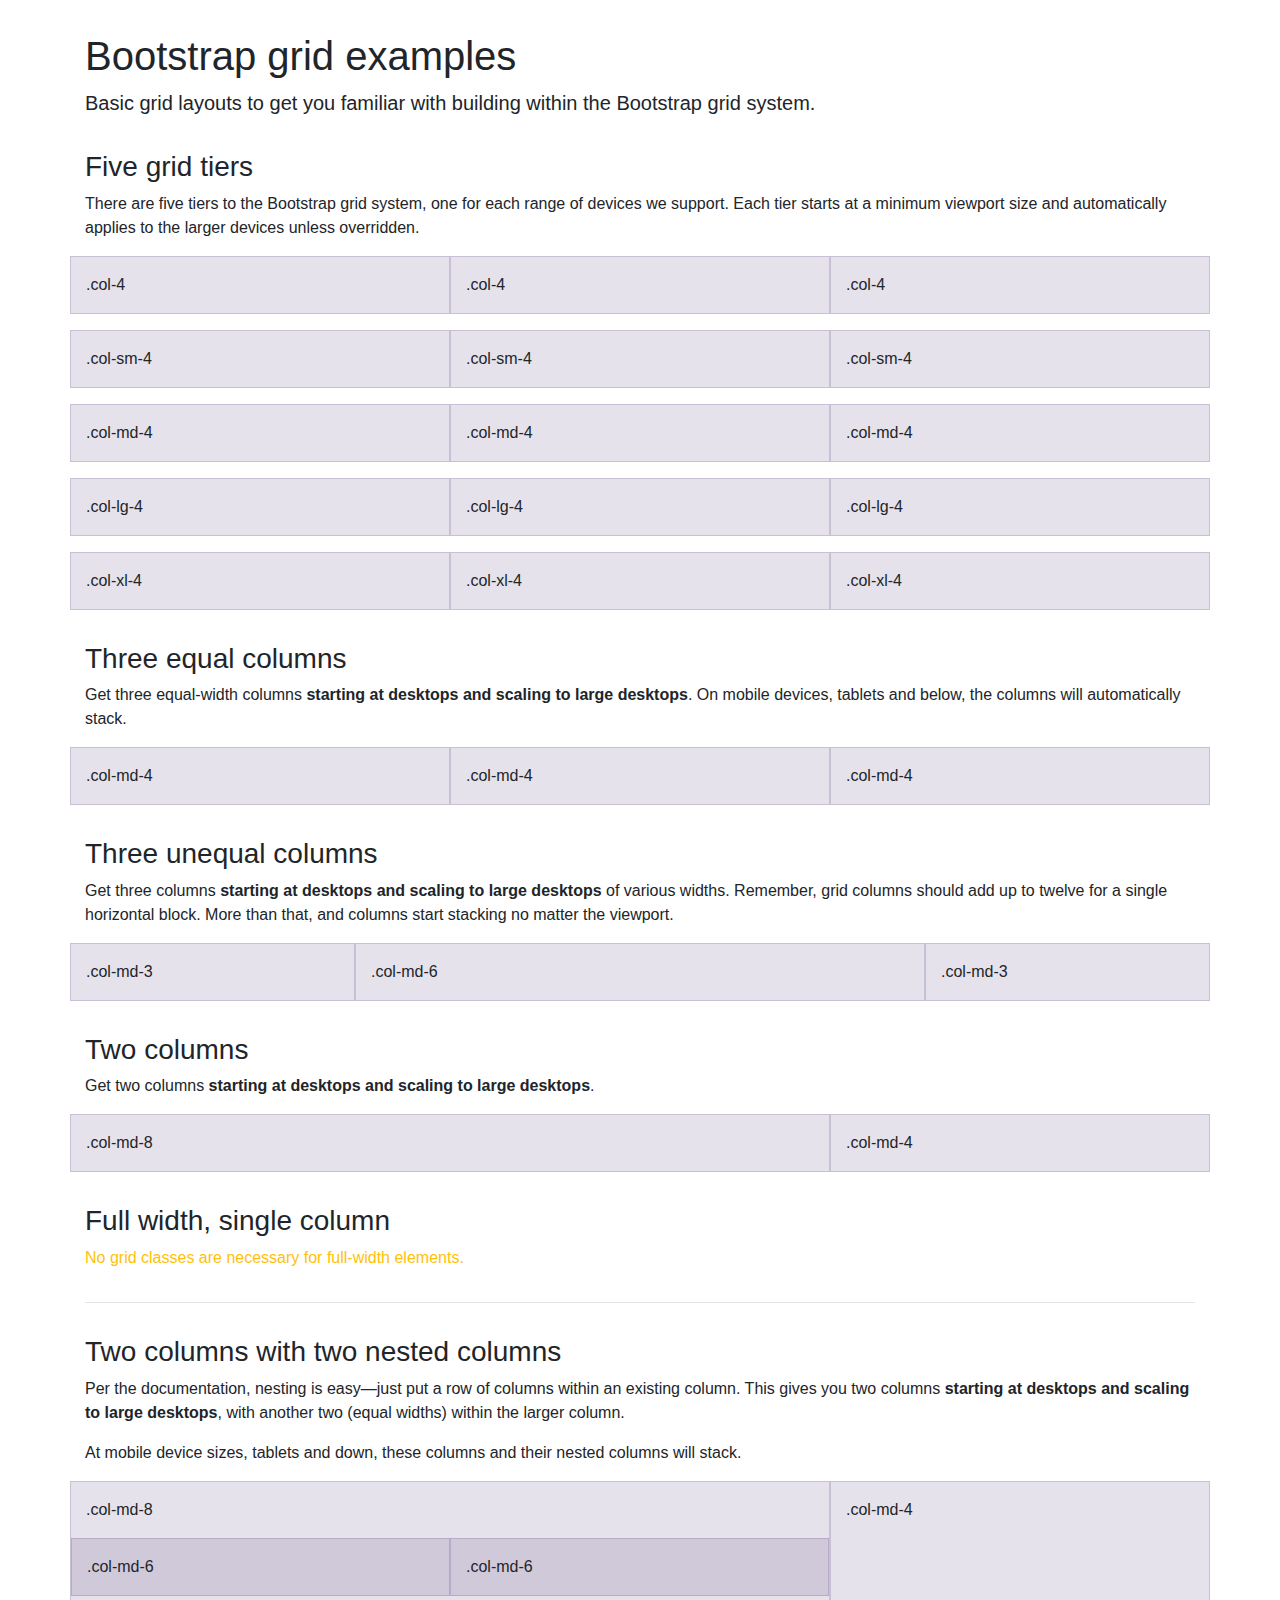
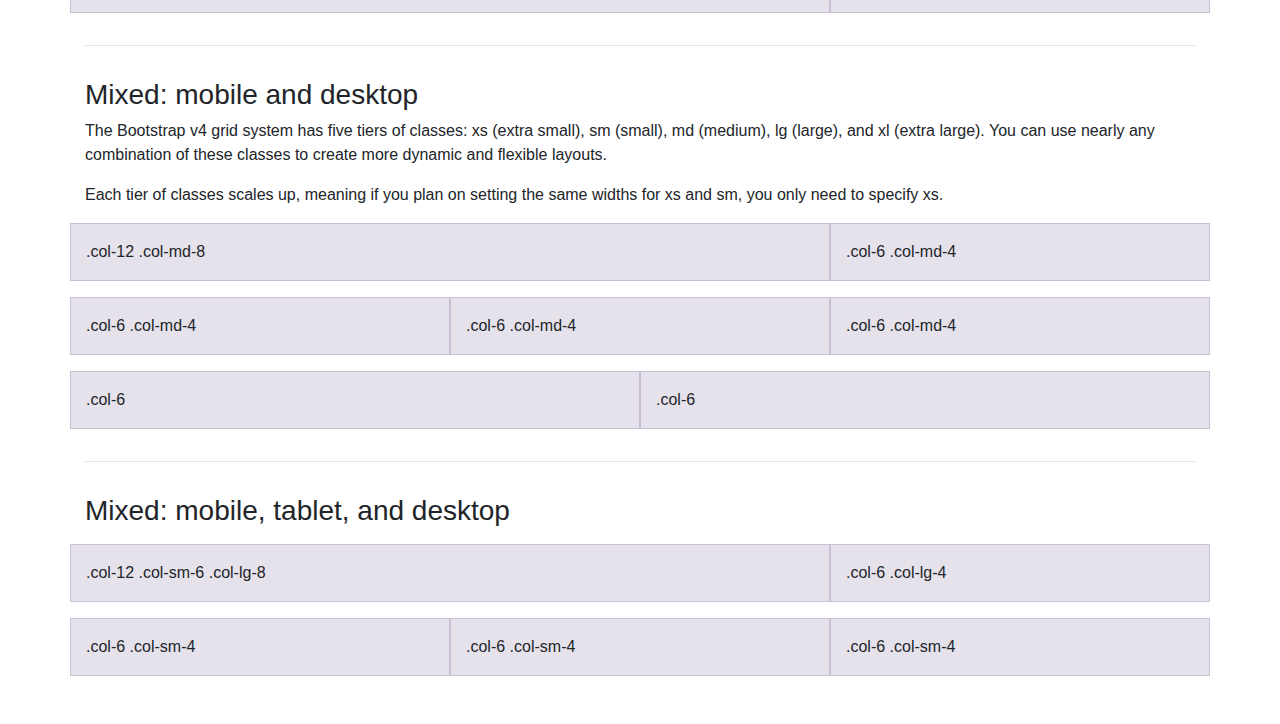
<file: css/bootstrap-4.1.1/docs/4.1/examples/grid/index.html>
<!doctype html>
<html lang="en">
  <head>
    <meta charset="utf-8">
    <meta name="viewport" content="width=device-width, initial-scale=1, shrink-to-fit=no">
    <meta name="description" content="">
    <meta name="author" content="">
    <link rel="icon" href="../../../../favicon.ico">

    <title>Grid Template for Bootstrap</title>

    <!-- Bootstrap core CSS -->
    <link href="../../../../dist/css/bootstrap.min.css" rel="stylesheet">

    <!-- Custom styles for this template -->
    <link href="grid.css" rel="stylesheet">
  </head>

  <body>
    <div class="container">

      <h1>Bootstrap grid examples</h1>
      <p class="lead">Basic grid layouts to get you familiar with building within the Bootstrap grid system.</p>

      <h3>Five grid tiers</h3>
      <p>There are five tiers to the Bootstrap grid system, one for each range of devices we support. Each tier starts at a minimum viewport size and automatically applies to the larger devices unless overridden.</p>

      <div class="row">
        <div class="col-4">.col-4</div>
        <div class="col-4">.col-4</div>
        <div class="col-4">.col-4</div>
      </div>

      <div class="row">
        <div class="col-sm-4">.col-sm-4</div>
        <div class="col-sm-4">.col-sm-4</div>
        <div class="col-sm-4">.col-sm-4</div>
      </div>

      <div class="row">
        <div class="col-md-4">.col-md-4</div>
        <div class="col-md-4">.col-md-4</div>
        <div class="col-md-4">.col-md-4</div>
      </div>

      <div class="row">
        <div class="col-lg-4">.col-lg-4</div>
        <div class="col-lg-4">.col-lg-4</div>
        <div class="col-lg-4">.col-lg-4</div>
      </div>

      <div class="row">
        <div class="col-xl-4">.col-xl-4</div>
        <div class="col-xl-4">.col-xl-4</div>
        <div class="col-xl-4">.col-xl-4</div>
      </div>

      <h3>Three equal columns</h3>
      <p>Get three equal-width columns <strong>starting at desktops and scaling to large desktops</strong>. On mobile devices, tablets and below, the columns will automatically stack.</p>
      <div class="row">
        <div class="col-md-4">.col-md-4</div>
        <div class="col-md-4">.col-md-4</div>
        <div class="col-md-4">.col-md-4</div>
      </div>

      <h3>Three unequal columns</h3>
      <p>Get three columns <strong>starting at desktops and scaling to large desktops</strong> of various widths. Remember, grid columns should add up to twelve for a single horizontal block. More than that, and columns start stacking no matter the viewport.</p>
      <div class="row">
        <div class="col-md-3">.col-md-3</div>
        <div class="col-md-6">.col-md-6</div>
        <div class="col-md-3">.col-md-3</div>
      </div>

      <h3>Two columns</h3>
      <p>Get two columns <strong>starting at desktops and scaling to large desktops</strong>.</p>
      <div class="row">
        <div class="col-md-8">.col-md-8</div>
        <div class="col-md-4">.col-md-4</div>
      </div>

      <h3>Full width, single column</h3>
      <p class="text-warning">No grid classes are necessary for full-width elements.</p>

      <hr>

      <h3>Two columns with two nested columns</h3>
      <p>Per the documentation, nesting is easy—just put a row of columns within an existing column. This gives you two columns <strong>starting at desktops and scaling to large desktops</strong>, with another two (equal widths) within the larger column.</p>
      <p>At mobile device sizes, tablets and down, these columns and their nested columns will stack.</p>
      <div class="row">
        <div class="col-md-8">
          .col-md-8
          <div class="row">
            <div class="col-md-6">.col-md-6</div>
            <div class="col-md-6">.col-md-6</div>
          </div>
        </div>
        <div class="col-md-4">.col-md-4</div>
      </div>

      <hr>

      <h3>Mixed: mobile and desktop</h3>
      <p>The Bootstrap v4 grid system has five tiers of classes: xs (extra small), sm (small), md (medium), lg (large), and xl (extra large). You can use nearly any combination of these classes to create more dynamic and flexible layouts.</p>
      <p>Each tier of classes scales up, meaning if you plan on setting the same widths for xs and sm, you only need to specify xs.</p>
      <div class="row">
        <div class="col-12 col-md-8">.col-12 .col-md-8</div>
        <div class="col-6 col-md-4">.col-6 .col-md-4</div>
      </div>
      <div class="row">
        <div class="col-6 col-md-4">.col-6 .col-md-4</div>
        <div class="col-6 col-md-4">.col-6 .col-md-4</div>
        <div class="col-6 col-md-4">.col-6 .col-md-4</div>
      </div>
      <div class="row">
        <div class="col-6">.col-6</div>
        <div class="col-6">.col-6</div>
      </div>

      <hr>

      <h3>Mixed: mobile, tablet, and desktop</h3>
      <p></p>
      <div class="row">
        <div class="col-12 col-sm-6 col-lg-8">.col-12 .col-sm-6 .col-lg-8</div>
        <div class="col-6 col-lg-4">.col-6 .col-lg-4</div>
      </div>
      <div class="row">
        <div class="col-6 col-sm-4">.col-6 .col-sm-4</div>
        <div class="col-6 col-sm-4">.col-6 .col-sm-4</div>
        <div class="col-6 col-sm-4">.col-6 .col-sm-4</div>
      </div>

    </div> <!-- /container -->
  </body>
</html>
</file>
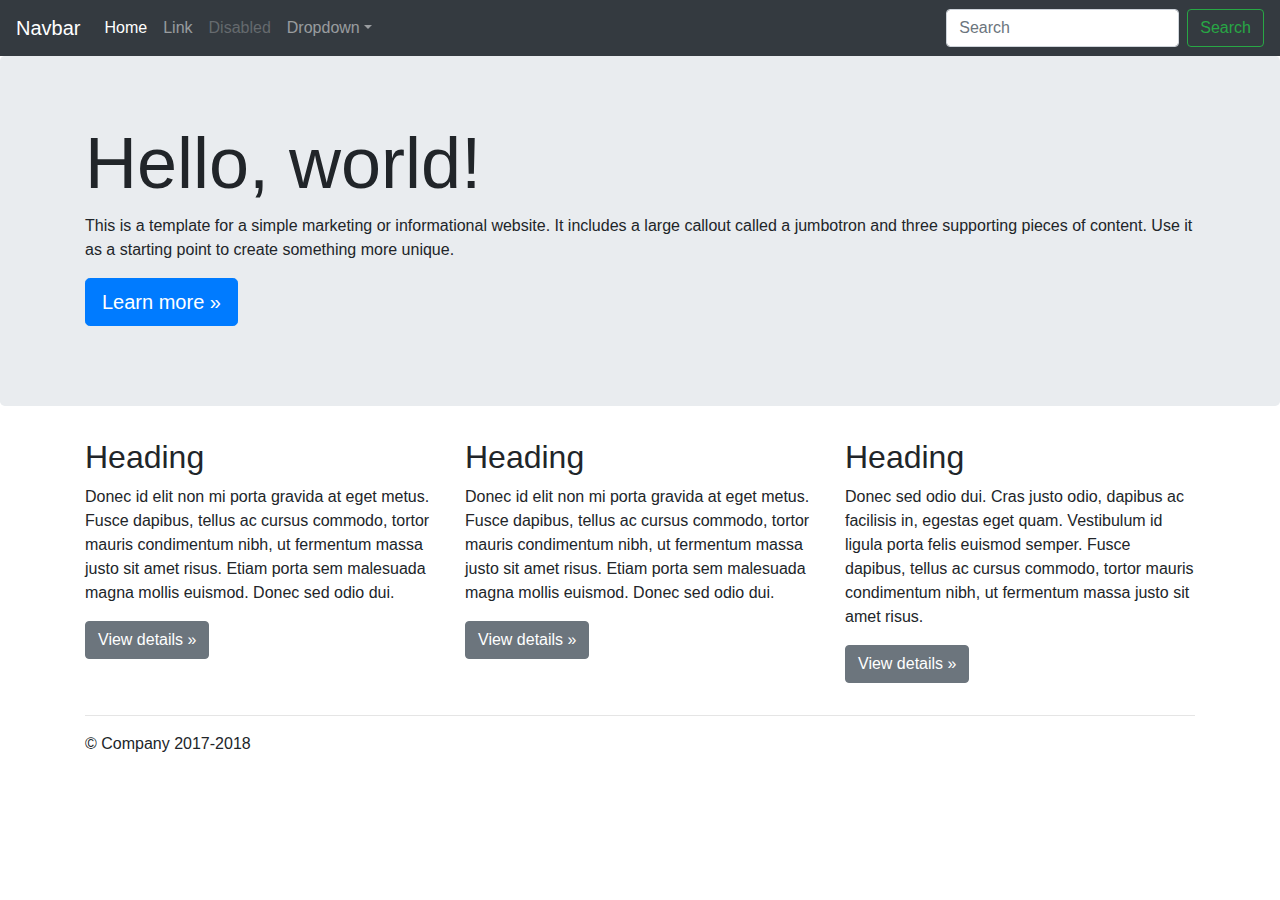
<file: css/bootstrap-4.1.1/docs/4.1/examples/jumbotron/index.html>
<!doctype html>
<html lang="en">
  <head>
    <meta charset="utf-8">
    <meta name="viewport" content="width=device-width, initial-scale=1, shrink-to-fit=no">
    <meta name="description" content="">
    <meta name="author" content="">
    <link rel="icon" href="../../../../favicon.ico">

    <title>Jumbotron Template for Bootstrap</title>

    <!-- Bootstrap core CSS -->
    <link href="../../../../dist/css/bootstrap.min.css" rel="stylesheet">

    <!-- Custom styles for this template -->
    <link href="jumbotron.css" rel="stylesheet">
  </head>

  <body>

    <nav class="navbar navbar-expand-md navbar-dark fixed-top bg-dark">
      <a class="navbar-brand" href="#">Navbar</a>
      <button class="navbar-toggler" type="button" data-toggle="collapse" data-target="#navbarsExampleDefault" aria-controls="navbarsExampleDefault" aria-expanded="false" aria-label="Toggle navigation">
        <span class="navbar-toggler-icon"></span>
      </button>

      <div class="collapse navbar-collapse" id="navbarsExampleDefault">
        <ul class="navbar-nav mr-auto">
          <li class="nav-item active">
            <a class="nav-link" href="#">Home <span class="sr-only">(current)</span></a>
          </li>
          <li class="nav-item">
            <a class="nav-link" href="#">Link</a>
          </li>
          <li class="nav-item">
            <a class="nav-link disabled" href="#">Disabled</a>
          </li>
          <li class="nav-item dropdown">
            <a class="nav-link dropdown-toggle" href="http://example.com" id="dropdown01" data-toggle="dropdown" aria-haspopup="true" aria-expanded="false">Dropdown</a>
            <div class="dropdown-menu" aria-labelledby="dropdown01">
              <a class="dropdown-item" href="#">Action</a>
              <a class="dropdown-item" href="#">Another action</a>
              <a class="dropdown-item" href="#">Something else here</a>
            </div>
          </li>
        </ul>
        <form class="form-inline my-2 my-lg-0">
          <input class="form-control mr-sm-2" type="text" placeholder="Search" aria-label="Search">
          <button class="btn btn-outline-success my-2 my-sm-0" type="submit">Search</button>
        </form>
      </div>
    </nav>

    <main role="main">

      <!-- Main jumbotron for a primary marketing message or call to action -->
      <div class="jumbotron">
        <div class="container">
          <h1 class="display-3">Hello, world!</h1>
          <p>This is a template for a simple marketing or informational website. It includes a large callout called a jumbotron and three supporting pieces of content. Use it as a starting point to create something more unique.</p>
          <p><a class="btn btn-primary btn-lg" href="#" role="button">Learn more &raquo;</a></p>
        </div>
      </div>

      <div class="container">
        <!-- Example row of columns -->
        <div class="row">
          <div class="col-md-4">
            <h2>Heading</h2>
            <p>Donec id elit non mi porta gravida at eget metus. Fusce dapibus, tellus ac cursus commodo, tortor mauris condimentum nibh, ut fermentum massa justo sit amet risus. Etiam porta sem malesuada magna mollis euismod. Donec sed odio dui. </p>
            <p><a class="btn btn-secondary" href="#" role="button">View details &raquo;</a></p>
          </div>
          <div class="col-md-4">
            <h2>Heading</h2>
            <p>Donec id elit non mi porta gravida at eget metus. Fusce dapibus, tellus ac cursus commodo, tortor mauris condimentum nibh, ut fermentum massa justo sit amet risus. Etiam porta sem malesuada magna mollis euismod. Donec sed odio dui. </p>
            <p><a class="btn btn-secondary" href="#" role="button">View details &raquo;</a></p>
          </div>
          <div class="col-md-4">
            <h2>Heading</h2>
            <p>Donec sed odio dui. Cras justo odio, dapibus ac facilisis in, egestas eget quam. Vestibulum id ligula porta felis euismod semper. Fusce dapibus, tellus ac cursus commodo, tortor mauris condimentum nibh, ut fermentum massa justo sit amet risus.</p>
            <p><a class="btn btn-secondary" href="#" role="button">View details &raquo;</a></p>
          </div>
        </div>

        <hr>

      </div> <!-- /container -->

    </main>

    <footer class="container">
      <p>&copy; Company 2017-2018</p>
    </footer>

    <!-- Bootstrap core JavaScript
    ================================================== -->
    <!-- Placed at the end of the document so the pages load faster -->
    <script src="https://code.jquery.com/jquery-3.3.1.slim.min.js" integrity="sha384-q8i/X+965DzO0rT7abK41JStQIAqVgRVzpbzo5smXKp4YfRvH+8abtTE1Pi6jizo" crossorigin="anonymous"></script>
    <script>window.jQuery || document.write('<script src="../../../../assets/js/vendor/jquery-slim.min.js"><\/script>')</script>
    <script src="../../../../assets/js/vendor/popper.min.js"></script>
    <script src="../../../../dist/js/bootstrap.min.js"></script>
  </body>
</html>
</file>
<file: css/bootstrap-4.1.1/docs/4.1/examples/album/album.css>
:root {
  --jumbotron-padding-y: 3rem;
}

.jumbotron {
  padding-top: var(--jumbotron-padding-y);
  padding-bottom: var(--jumbotron-padding-y);
  margin-bottom: 0;
  background-color: #fff;
}
@media (min-width: 768px) {
  .jumbotron {
    padding-top: calc(var(--jumbotron-padding-y) * 2);
    padding-bottom: calc(var(--jumbotron-padding-y) * 2);
  }
}

.jumbotron p:last-child {
  margin-bottom: 0;
}

.jumbotron-heading {
  font-weight: 300;
}

.jumbotron .container {
  max-width: 40rem;
}

footer {
  padding-top: 3rem;
  padding-bottom: 3rem;
}

footer p {
  margin-bottom: .25rem;
}

.box-shadow { box-shadow: 0 .25rem .75rem rgba(0, 0, 0, .05); }
</file>
<file: css/bootstrap-4.1.1/docs/4.1/examples/blog/blog.css>
/* stylelint-disable selector-list-comma-newline-after */

.blog-header {
  line-height: 1;
  border-bottom: 1px solid #e5e5e5;
}

.blog-header-logo {
  font-family: "Playfair Display", Georgia, "Times New Roman", serif;
  font-size: 2.25rem;
}

.blog-header-logo:hover {
  text-decoration: none;
}

h1, h2, h3, h4, h5, h6 {
  font-family: "Playfair Display", Georgia, "Times New Roman", serif;
}

.display-4 {
  font-size: 2.5rem;
}
@media (min-width: 768px) {
  .display-4 {
    font-size: 3rem;
  }
}

.nav-scroller {
  position: relative;
  z-index: 2;
  height: 2.75rem;
  overflow-y: hidden;
}

.nav-scroller .nav {
  display: -ms-flexbox;
  display: flex;
  -ms-flex-wrap: nowrap;
  flex-wrap: nowrap;
  padding-bottom: 1rem;
  margin-top: -1px;
  overflow-x: auto;
  text-align: center;
  white-space: nowrap;
  -webkit-overflow-scrolling: touch;
}

.nav-scroller .nav-link {
  padding-top: .75rem;
  padding-bottom: .75rem;
  font-size: .875rem;
}

.card-img-right {
  height: 100%;
  border-radius: 0 3px 3px 0;
}

.flex-auto {
  -ms-flex: 0 0 auto;
  flex: 0 0 auto;
}

.h-250 { height: 250px; }
@media (min-width: 768px) {
  .h-md-250 { height: 250px; }
}

.border-top { border-top: 1px solid #e5e5e5; }
.border-bottom { border-bottom: 1px solid #e5e5e5; }

.box-shadow { box-shadow: 0 .25rem .75rem rgba(0, 0, 0, .05); }

/*
 * Blog name and description
 */
.blog-title {
  margin-bottom: 0;
  font-size: 2rem;
  font-weight: 400;
}
.blog-description {
  font-size: 1.1rem;
  color: #999;
}

@media (min-width: 40em) {
  .blog-title {
    font-size: 3.5rem;
  }
}

/* Pagination */
.blog-pagination {
  margin-bottom: 4rem;
}
.blog-pagination > .btn {
  border-radius: 2rem;
}

/*
 * Blog posts
 */
.blog-post {
  margin-bottom: 4rem;
}
.blog-post-title {
  margin-bottom: .25rem;
  font-size: 2.5rem;
}
.blog-post-meta {
  margin-bottom: 1.25rem;
  color: #999;
}

/*
 * Footer
 */
.blog-footer {
  padding: 2.5rem 0;
  color: #999;
  text-align: center;
  background-color: #f9f9f9;
  border-top: .05rem solid #e5e5e5;
}
.blog-footer p:last-child {
  margin-bottom: 0;
}
</file>
<file: css/bootstrap-4.1.1/docs/4.1/examples/carousel/carousel.css>
/* GLOBAL STYLES
-------------------------------------------------- */
/* Padding below the footer and lighter body text */

body {
  padding-top: 3rem;
  padding-bottom: 3rem;
  color: #5a5a5a;
}


/* CUSTOMIZE THE CAROUSEL
-------------------------------------------------- */

/* Carousel base class */
.carousel {
  margin-bottom: 4rem;
}
/* Since positioning the image, we need to help out the caption */
.carousel-caption {
  bottom: 3rem;
  z-index: 10;
}

/* Declare heights because of positioning of img element */
.carousel-item {
  height: 32rem;
  background-color: #777;
}
.carousel-item > img {
  position: absolute;
  top: 0;
  left: 0;
  min-width: 100%;
  height: 32rem;
}


/* MARKETING CONTENT
-------------------------------------------------- */

/* Center align the text within the three columns below the carousel */
.marketing .col-lg-4 {
  margin-bottom: 1.5rem;
  text-align: center;
}
.marketing h2 {
  font-weight: 400;
}
.marketing .col-lg-4 p {
  margin-right: .75rem;
  margin-left: .75rem;
}


/* Featurettes
------------------------- */

.featurette-divider {
  margin: 5rem 0; /* Space out the Bootstrap <hr> more */
}

/* Thin out the marketing headings */
.featurette-heading {
  font-weight: 300;
  line-height: 1;
  letter-spacing: -.05rem;
}


/* RESPONSIVE CSS
-------------------------------------------------- */

@media (min-width: 40em) {
  /* Bump up size of carousel content */
  .carousel-caption p {
    margin-bottom: 1.25rem;
    font-size: 1.25rem;
    line-height: 1.4;
  }

  .featurette-heading {
    font-size: 50px;
  }
}

@media (min-width: 62em) {
  .featurette-heading {
    margin-top: 7rem;
  }
}
</file>
<file: css/bootstrap-4.1.1/docs/4.1/examples/cover/cover.css>
/*
 * Globals
 */

/* Links */
a,
a:focus,
a:hover {
  color: #fff;
}

/* Custom default button */
.btn-secondary,
.btn-secondary:hover,
.btn-secondary:focus {
  color: #333;
  text-shadow: none; /* Prevent inheritance from `body` */
  background-color: #fff;
  border: .05rem solid #fff;
}


/*
 * Base structure
 */

html,
body {
  height: 100%;
  background-color: #333;
}

body {
  display: -ms-flexbox;
  display: flex;
  color: #fff;
  text-shadow: 0 .05rem .1rem rgba(0, 0, 0, .5);
  box-shadow: inset 0 0 5rem rgba(0, 0, 0, .5);
}

.cover-container {
  max-width: 42em;
}


/*
 * Header
 */
.masthead {
  margin-bottom: 2rem;
}

.masthead-brand {
  margin-bottom: 0;
}

.nav-masthead .nav-link {
  padding: .25rem 0;
  font-weight: 700;
  color: rgba(255, 255, 255, .5);
  background-color: transparent;
  border-bottom: .25rem solid transparent;
}

.nav-masthead .nav-link:hover,
.nav-masthead .nav-link:focus {
  border-bottom-color: rgba(255, 255, 255, .25);
}

.nav-masthead .nav-link + .nav-link {
  margin-left: 1rem;
}

.nav-masthead .active {
  color: #fff;
  border-bottom-color: #fff;
}

@media (min-width: 48em) {
  .masthead-brand {
    float: left;
  }
  .nav-masthead {
    float: right;
  }
}


/*
 * Cover
 */
.cover {
  padding: 0 1.5rem;
}
.cover .btn-lg {
  padding: .75rem 1.25rem;
  font-weight: 700;
}


/*
 * Footer
 */
.mastfoot {
  color: rgba(255, 255, 255, .5);
}
</file>
<file: css/bootstrap-4.1.1/docs/4.1/examples/grid/grid.css>
body {
  padding-top: 2rem;
  padding-bottom: 2rem;
}

h3 {
  margin-top: 2rem;
}

.row {
  margin-bottom: 1rem;
}
.row .row {
  margin-top: 1rem;
  margin-bottom: 0;
}
[class*="col-"] {
  padding-top: 1rem;
  padding-bottom: 1rem;
  background-color: rgba(86, 61, 124, .15);
  border: 1px solid rgba(86, 61, 124, .2);
}

hr {
  margin-top: 2rem;
  margin-bottom: 2rem;
}
</file>
<file: css/bootstrap-4.1.1/docs/4.1/examples/jumbotron/jumbotron.css>
/* Move down content because we have a fixed navbar that is 3.5rem tall */
body {
  padding-top: 3.5rem;
}
</file>
